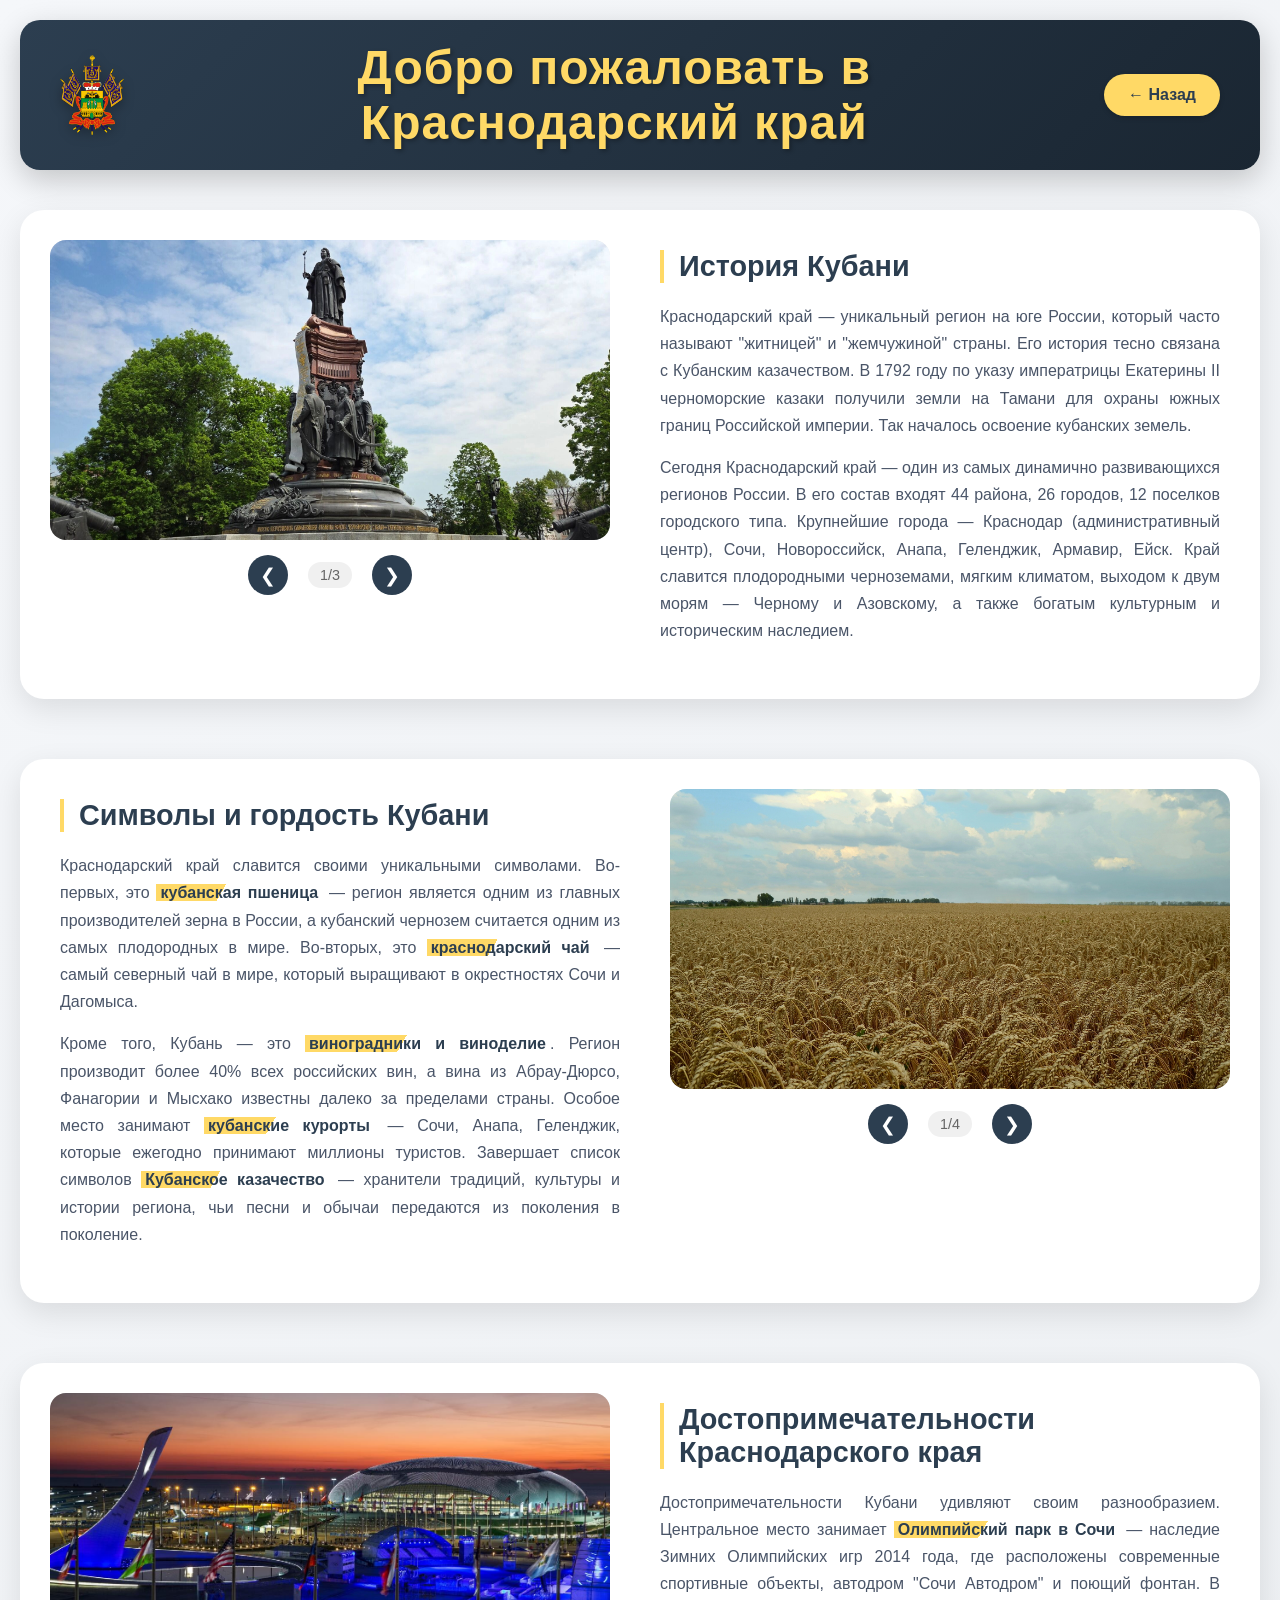
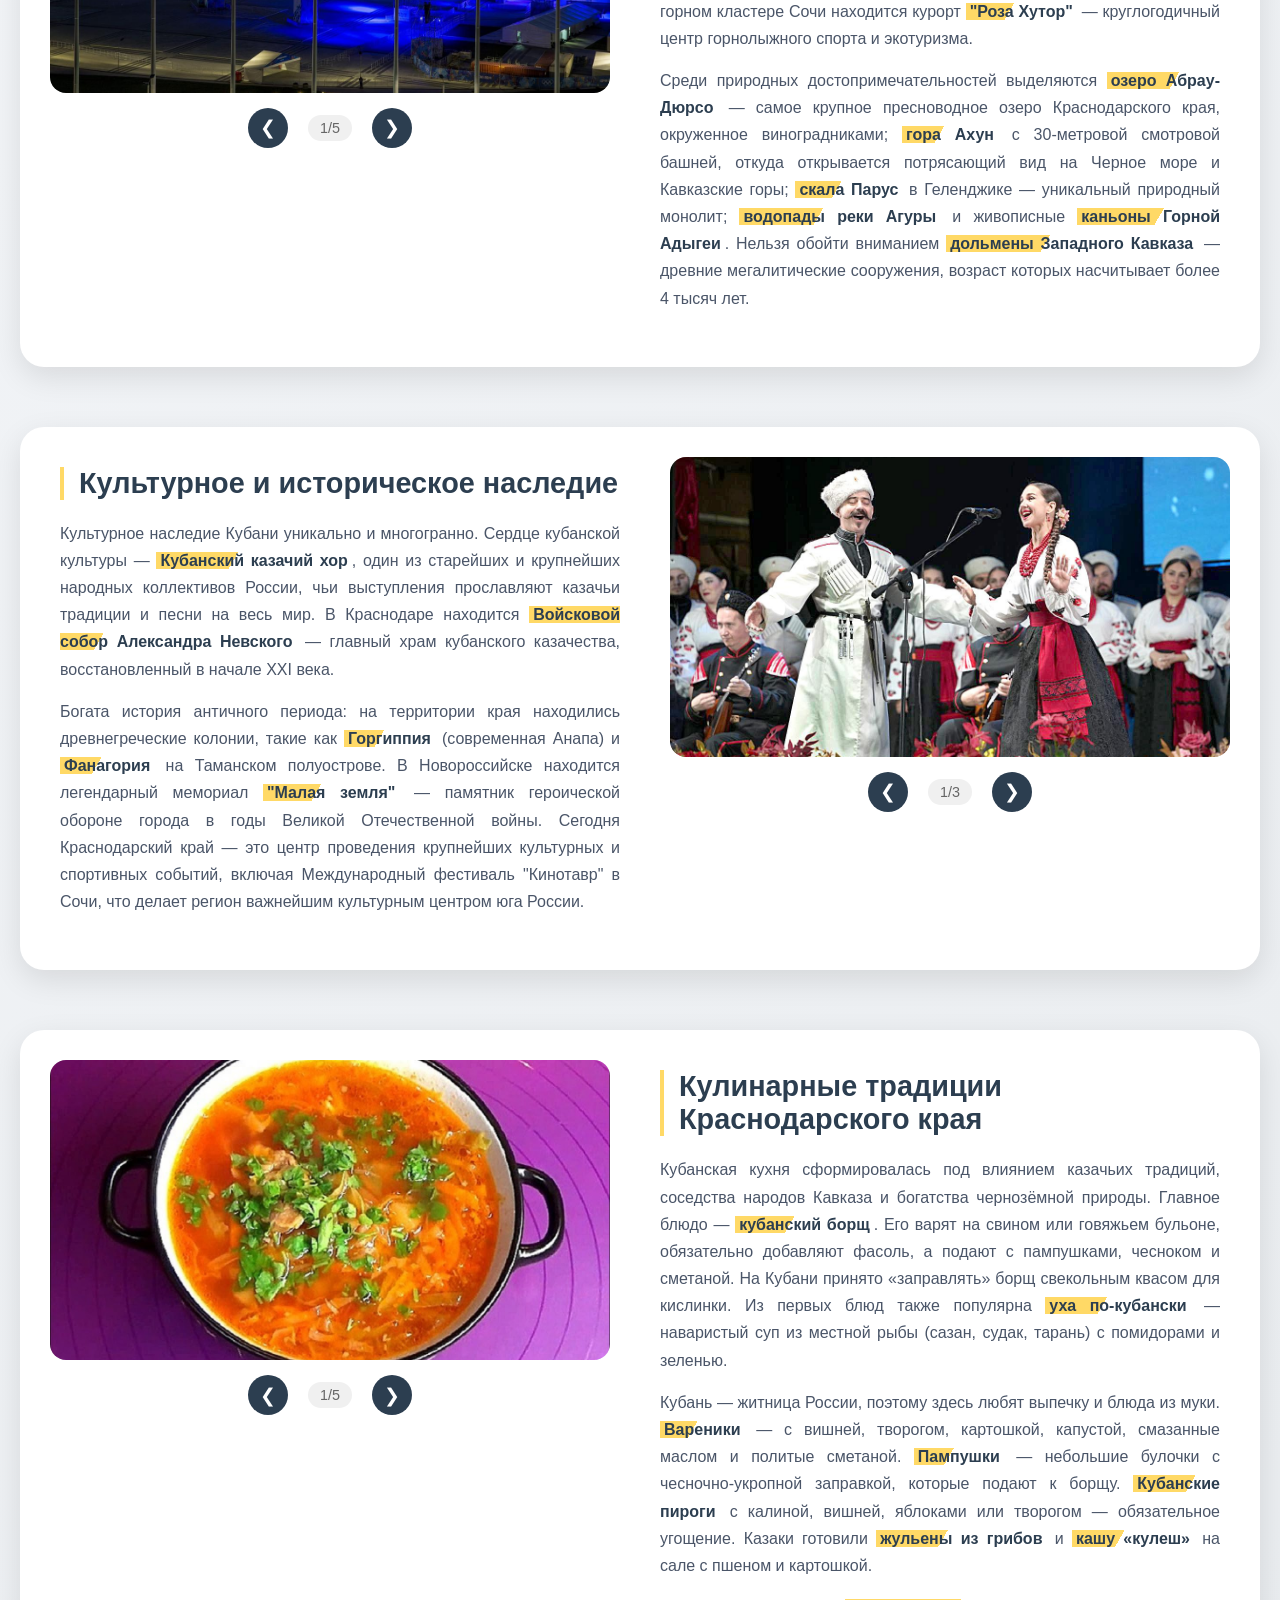
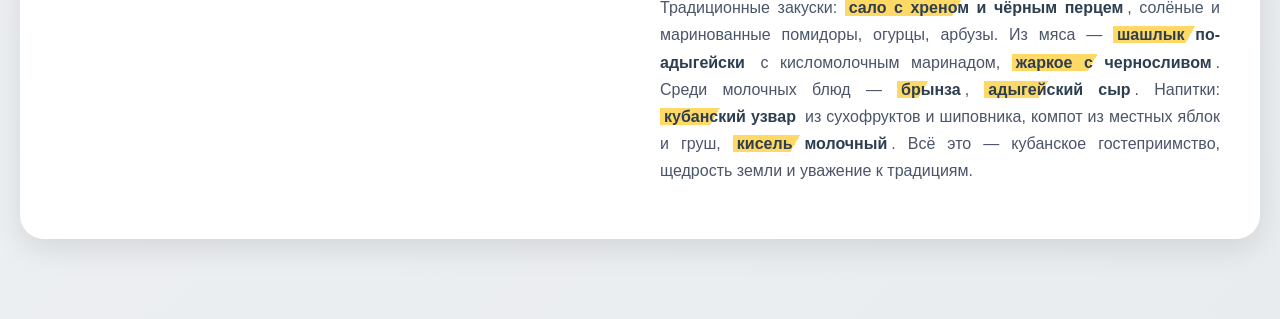
<file: Краснодарский_Край.html>
<!DOCTYPE html>
<html lang="ru">
<head>
    <meta charset="UTF-8">
    <meta name="viewport" content="width=device-width, initial-scale=1.0">
    <title>Краснодарский край - Жемчужина Юга России</title>
    <link rel="stylesheet" href="../region/Курская область/style_region.css">
</head>
<body>
    <div class="welcome-banner">
        <img src="../img_logo/kraskray.png" alt="Герб Краснодарского края" class="logo">
        <h1 class="logo_text">Добро пожаловать в Краснодарский край</h1>
        <button class="back-button" onclick="goBack()">← Назад</button>
    </div>

    <div class="main-layout">
        <!-- Первый блок: текст справа, изображения слева (история края) -->
        <div class="content-block">
            <div class="image-slider left-slider">
                <div class="slider-container">
                    <img src="../region/Краснодраский Край/kraskray1.jpg" alt="Памятник Екатерине II в Краснодаре" class="slider-image active" id="slider1-img1">
                    <img src="../region/Краснодраский Край/kraskary2.jpg" alt="Кубанские казаки" class="slider-image" id="slider1-img2">
                    <img src="../region/Краснодраский Край/kraskary3.jpg" alt="Современный Краснодар" class="slider-image" id="slider1-img3">
                </div>
                <div class="slider-controls">
                    <button class="slider-btn prev" onclick="changeImage('left', -1)">❮</button>
                    <span class="slider-counter" id="left-counter">1/3</span>
                    <button class="slider-btn next" onclick="changeImage('left', 1)">❯</button>
                </div>
            </div>
            <div class="text-content right-text">
                <h2>История Кубани</h2>
                <p>Краснодарский край — уникальный регион на юге России, который часто называют "житницей" и "жемчужиной" страны. Его история тесно связана с Кубанским казачеством. В 1792 году по указу императрицы Екатерины II черноморские казаки получили земли на Тамани для охраны южных границ Российской империи. Так началось освоение кубанских земель.</p>
                <p>Сегодня Краснодарский край — один из самых динамично развивающихся регионов России. В его состав входят 44 района, 26 городов, 12 поселков городского типа. Крупнейшие города — Краснодар (административный центр), Сочи, Новороссийск, Анапа, Геленджик, Армавир, Ейск. Край славится плодородными черноземами, мягким климатом, выходом к двум морям — Черному и Азовскому, а также богатым культурным и историческим наследием.</p>
            </div>
        </div>

        <!-- Второй блок: изображения слева, текст справа (символы и гордость края) -->
        <div class="content-block reverse">
            <div class="image-slider right-slider">
                <div class="slider-container">
                    <img src="../region/Краснодраский Край/kraskary4.jpg"alt="Кубанская пшеница" class="slider-image active" id="slider2-img1">
                    <img src="../region/Краснодраский Край/kraskary5.jpg" alt="Краснодарский чай" class="slider-image" id="slider2-img2">
                    <img src="../region/Краснодраский Край/kraskary6.jpg" alt="Кубанские подсолнухи" class="slider-image" id="slider2-img3">
                    <img src="../region/Краснодраский Край/kraskary7.jpg" alt="Краснодарские вина" class="slider-image" id="slider2-img4">
                </div>
                <div class="slider-controls">
                    <button class="slider-btn prev" onclick="changeImage('right', -1)">❮</button>
                    <span class="slider-counter" id="right-counter">1/4</span>
                    <button class="slider-btn next" onclick="changeImage('right', 1)">❯</button>
                </div>
            </div>
            <div class="text-content left-text">
                <h2>Символы и гордость Кубани</h2>
                <p>Краснодарский край славится своими уникальными символами. Во-первых, это <strong>кубанская пшеница</strong> — регион является одним из главных производителей зерна в России, а кубанский чернозем считается одним из самых плодородных в мире. Во-вторых, это <strong>краснодарский чай</strong> — самый северный чай в мире, который выращивают в окрестностях Сочи и Дагомыса.</p>
                <p>Кроме того, Кубань — это <strong>виноградники и виноделие</strong>. Регион производит более 40% всех российских вин, а вина из Абрау-Дюрсо, Фанагории и Мысхако известны далеко за пределами страны. Особое место занимают <strong>кубанские курорты</strong> — Сочи, Анапа, Геленджик, которые ежегодно принимают миллионы туристов. Завершает список символов <strong>Кубанское казачество</strong> — хранители традиций, культуры и истории региона, чьи песни и обычаи передаются из поколения в поколение.</p>
            </div>
        </div>

        <!-- Третий блок: текст справа, изображения слева (достопримечательности) -->
        <div class="content-block">
            <div class="image-slider left-slider">
                <div class="slider-container">
                    <img src="../region/Краснодраский Край/kraskray8.jpg" alt="Олимпийский парк в Сочи" class="slider-image active" id="slider3-img1">
                    <img src="../region/Краснодраский Край/kraskray9.jpg" alt="Гора Ахун в Сочи" class="slider-image" id="slider3-img2">
                    <img src="../region/Краснодраский Край/kraskray10.jpg" alt="Озеро Абрау-Дюрсо" class="slider-image" id="slider3-img3">
                    <img src="../region/Краснодраский Край/kraskray11.jpg" alt="Водопады Горной Адыгеи" class="slider-image" id="slider3-img4">
                    <img src="../region/Краснодраский Край/kraskray12.jpg" alt="Скала Парус в Геленджике" class="slider-image" id="slider3-img5">
                </div>
                <div class="slider-controls">
                    <button class="slider-btn prev" onclick="changeImage('left2', -1)">❮</button>
                    <span class="slider-counter" id="left2-counter">1/5</span>
                    <button class="slider-btn next" onclick="changeImage('left2', 1)">❯</button>
                </div>
            </div>
            <div class="text-content right-text">
                <h2>Достопримечательности Краснодарского края</h2>
                <p>Достопримечательности Кубани удивляют своим разнообразием. Центральное место занимает <strong>Олимпийский парк в Сочи</strong> — наследие Зимних Олимпийских игр 2014 года, где расположены современные спортивные объекты, автодром "Сочи Автодром" и поющий фонтан. В горном кластере Сочи находится курорт <strong>"Роза Хутор"</strong> — круглогодичный центр горнолыжного спорта и экотуризма.</p>
                <p>Среди природных достопримечательностей выделяются <strong>озеро Абрау-Дюрсо</strong> — самое крупное пресноводное озеро Краснодарского края, окруженное виноградниками; <strong>гора Ахун</strong> с 30-метровой смотровой башней, откуда открывается потрясающий вид на Черное море и Кавказские горы; <strong>скала Парус</strong> в Геленджике — уникальный природный монолит; <strong>водопады реки Агуры</strong> и живописные <strong>каньоны Горной Адыгеи</strong>. Нельзя обойти вниманием <strong>дольмены Западного Кавказа</strong> — древние мегалитические сооружения, возраст которых насчитывает более 4 тысяч лет.</p>
            </div>
        </div>

        <!-- Четвертый блок: изображения слева, текст справа (культурное наследие) -->
        <div class="content-block reverse">
            <div class="image-slider right-slider">
                <div class="slider-container">
                    <img src="../region/Краснодраский Край/kraskray13.jpg" alt="Кубанский казачий хор" class="slider-image active" id="slider4-img1">
                    <img src="../region/Краснодраский Край/kraskray14.jpg"alt="Археологический музей в Анапе" class="slider-image" id="slider4-img2">
                    <img src="../region/Краснодраский Край/kraskray15.jpg" alt="Мемориал Малая земля в Новороссийске" class="slider-image" id="slider4-img3">
                </div>
                <div class="slider-controls">
                    <button class="slider-btn prev" onclick="changeImage('right2', -1)">❮</button>
                    <span class="slider-counter" id="right2-counter">1/3</span>
                    <button class="slider-btn next" onclick="changeImage('right2', 1)">❯</button>
                </div>
            </div>
            <div class="text-content left-text">
                <h2>Культурное и историческое наследие</h2>
                <p>Культурное наследие Кубани уникально и многогранно. Сердце кубанской культуры — <strong>Кубанский казачий хор</strong>, один из старейших и крупнейших народных коллективов России, чьи выступления прославляют казачьи традиции и песни на весь мир. В Краснодаре находится <strong>Войсковой собор Александра Невского</strong> — главный храм кубанского казачества, восстановленный в начале XXI века.</p>
                <p>Богата история античного периода: на территории края находились древнегреческие колонии, такие как <strong>Горгиппия</strong> (современная Анапа) и <strong>Фанагория</strong> на Таманском полуострове. В Новороссийске находится легендарный мемориал <strong>"Малая земля"</strong> — памятник героической обороне города в годы Великой Отечественной войны. Сегодня Краснодарский край — это центр проведения крупнейших культурных и спортивных событий, включая Международный фестиваль "Кинотавр" в Сочи, что делает регион важнейшим культурным центром юга России.</p>
            </div>
        </div>
        <div class="content-block">
            <div class="image-slider left-slider">
                <div class="slider-container">
                    <img src="../region/Краснодраский Край/kraskray16.jpg" alt="Кубанский борщ" class="slider-image active" id="slider5-img1">
                    <img src="../region/Краснодраский Край/kraskray17.webp" alt="Вареники с вишней" class="slider-image" id="slider5-img2">
                    <img src="../region/Краснодраский Край/kraskray18.jpg" alt="Кубанское сало с хреном" class="slider-image" id="slider5-img3">
                    <img src="../region/Краснодраский Край/kraskray19.webp"alt="Уха по-кубански" class="slider-image" id="slider5-img4">
                    <img src="../region/Краснодраский Край/kraskray20.jpg"" alt="Кубанский узвар" class="slider-image" id="slider5-img5">
                </div>
                <div class="slider-controls">
                    <button class="slider-btn prev" onclick="changeImage('left3', -1)">❮</button>
                    <span class="slider-counter" id="left3-counter">1/5</span>
                    <button class="slider-btn next" onclick="changeImage('left3', 1)">❯</button>
                </div>
            </div>
            <div class="text-content right-text">
                <h2>Кулинарные традиции Краснодарского края</h2>
                <p>Кубанская кухня сформировалась под влиянием казачьих традиций, соседства народов Кавказа и богатства чернозёмной природы. Главное блюдо — <strong>кубанский борщ</strong>. Его варят на свином или говяжьем бульоне, обязательно добавляют фасоль, а подают с пампушками, чесноком и сметаной. На Кубани принято «заправлять» борщ свекольным квасом для кислинки. Из первых блюд также популярна <strong>уха по-кубански</strong> — наваристый суп из местной рыбы (сазан, судак, тарань) с помидорами и зеленью.</p>
                <p>Кубань — житница России, поэтому здесь любят выпечку и блюда из муки. <strong>Вареники</strong> — с вишней, творогом, картошкой, капустой, смазанные маслом и политые сметаной. <strong>Пампушки</strong> — небольшие булочки с чесночно-укропной заправкой, которые подают к борщу. <strong>Кубанские пироги</strong> с калиной, вишней, яблоками или творогом — обязательное угощение. Казаки готовили <strong>жульены из грибов</strong> и <strong>кашу «кулеш»</strong> на сале с пшеном и картошкой.</p>
                <p>Традиционные закуски: <strong>сало с хреном и чёрным перцем</strong>, солёные и маринованные помидоры, огурцы, арбузы. Из мяса — <strong>шашлык по-адыгейски</strong> с кисломолочным маринадом, <strong>жаркое с черносливом</strong>. Среди молочных блюд — <strong>брынза</strong>, <strong>адыгейский сыр</strong>. Напитки: <strong>кубанский узвар</strong> из сухофруктов и шиповника, компот из местных яблок и груш, <strong>кисель молочный</strong>. Всё это — кубанское гостеприимство, щедрость земли и уважение к традициям.</p>
            </div>
        </div>
    </div>

    <script>
 // Состояние слайдеров
         const sliders = {
            left: { current: 0, total: 3 },
            right: { current: 0, total: 4 },
            left2: { current: 0, total: 5 },
            right2: { current: 0, total: 3 },
            left3: { current: 0, total: 5 }  
        };
        

        // Функция возврата на предыдущую страницу
        function goBack() {
            window.history.back();
        }

        // Функция смены изображения
        function changeImage(sliderId, direction) {
            const slider = sliders[sliderId];
            if (!slider) return;

            const newIndex = slider.current + direction;
            if (newIndex < 0 || newIndex >= slider.total) return;

            // Скрываем текущее изображение
            const oldImage = document.querySelector(`#slider${getSliderNumber(sliderId)}-img${slider.current + 1}`);
            if (oldImage) oldImage.classList.remove('active');

            // Обновляем индекс
            slider.current = newIndex;

            // Показываем новое изображение
            const newImage = document.querySelector(`#slider${getSliderNumber(sliderId)}-img${slider.current + 1}`);
            if (newImage) newImage.classList.add('active');

            // Обновляем счетчик
            const counter = document.getElementById(`${sliderId}-counter`);
            if (counter) {
                counter.textContent = `${slider.current + 1}/${slider.total}`;
            }
        }

       function getSliderNumber(sliderId) {
    const map = {
        'left': '1',
        'right': '2',
        'left2': '3',
        'right2': '4',
        'left3': '5'
    };
    return map[sliderId] || '1';
}
    </script>
</body>
</html>
</file>
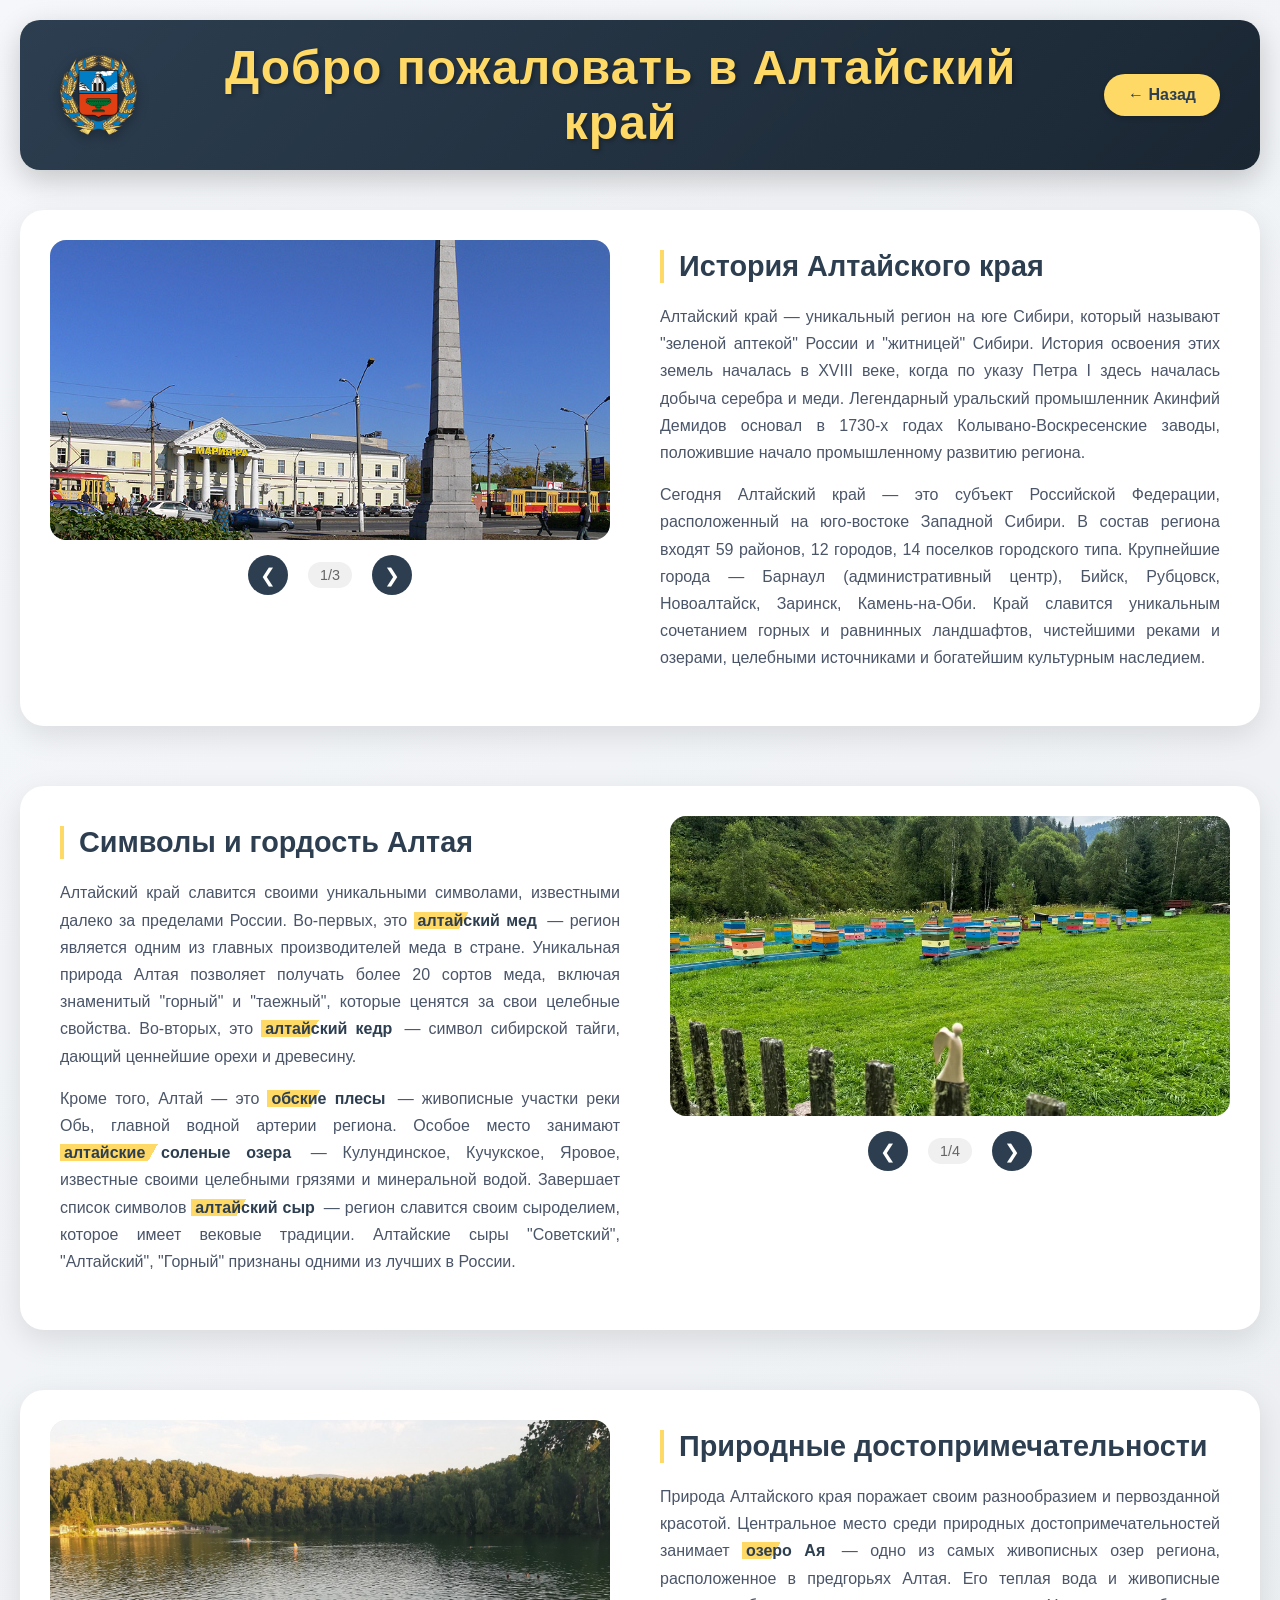
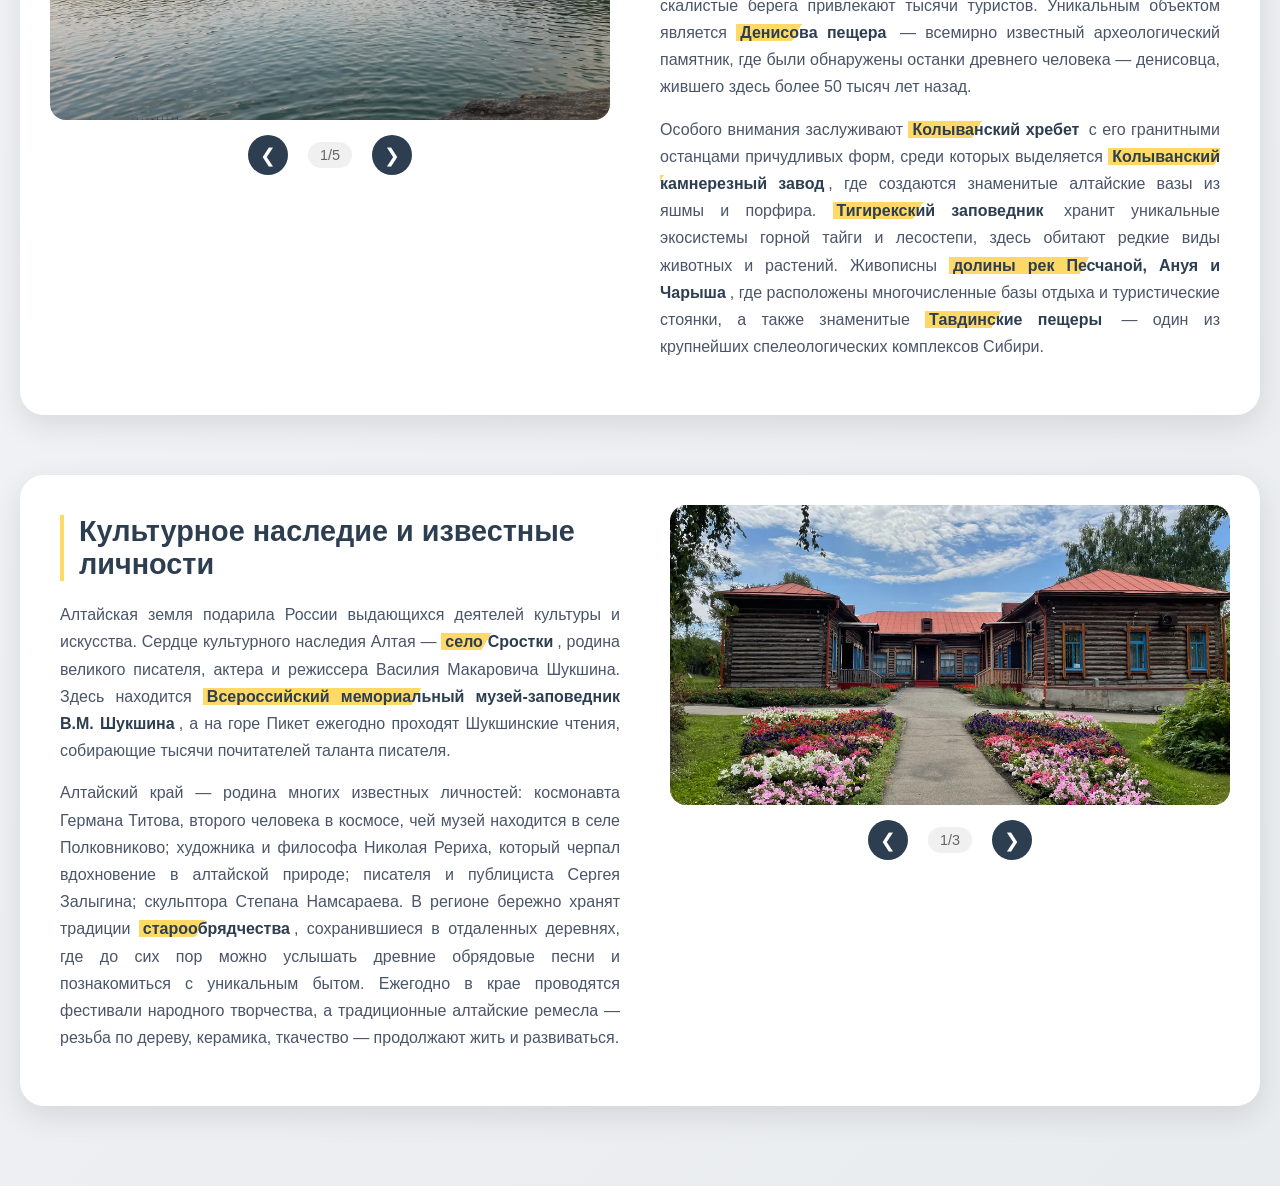
<file: region/Алтайский_Край.html>
<!DOCTYPE html>
<html lang="ru">
<head>
    <meta charset="UTF-8">
    <meta name="viewport" content="width=device-width, initial-scale=1.0">
    <title>Алтайский край - Жемчужина Сибири</title>
    <link rel="stylesheet" href="../region/Курская область/style_region.css">
</head>
<body>
    <div class="welcome-banner">
        <img src="../img_logo/altaigerb.png" alt="Герб Алтайского края" class="logo">
        <h1 class="logo_text">Добро пожаловать в Алтайский край</h1>
        <button class="back-button" onclick="goBack()">← Назад</button>
    </div>

    <div class="main-layout">
        <!-- Первый блок: текст справа, изображения слева (история края) -->
        <div class="content-block">
            <div class="image-slider left-slider">
                <div class="slider-container">
                    <img src="../region/Алтайский Край/altai1.jpg" alt="Демидовская площадь в Барнауле" class="slider-image active" id="slider1-img1">
                    <img src="../region/Алтайский Край/altai2.jpg" alt="Алтайские горы и степи" class="slider-image" id="slider1-img2">
                    <img src="../region/Алтайский Край/altai3.webp" alt="Современный Барнаул" class="slider-image" id="slider1-img3">
                </div>
                <div class="slider-controls">
                    <button class="slider-btn prev" onclick="changeImage('left', -1)">❮</button>
                    <span class="slider-counter" id="left-counter">1/3</span>
                    <button class="slider-btn next" onclick="changeImage('left', 1)">❯</button>
                </div>
            </div>
            <div class="text-content right-text">
                <h2>История Алтайского края</h2>
                <p>Алтайский край — уникальный регион на юге Сибири, который называют "зеленой аптекой" России и "житницей" Сибири. История освоения этих земель началась в XVIII веке, когда по указу Петра I здесь началась добыча серебра и меди. Легендарный уральский промышленник Акинфий Демидов основал в 1730-х годах Колывано-Воскресенские заводы, положившие начало промышленному развитию региона.</p>
                <p>Сегодня Алтайский край — это субъект Российской Федерации, расположенный на юго-востоке Западной Сибири. В состав региона входят 59 районов, 12 городов, 14 поселков городского типа. Крупнейшие города — Барнаул (административный центр), Бийск, Рубцовск, Новоалтайск, Заринск, Камень-на-Оби. Край славится уникальным сочетанием горных и равнинных ландшафтов, чистейшими реками и озерами, целебными источниками и богатейшим культурным наследием.</p>
            </div>
        </div>

        <!-- Второй блок: изображения слева, текст справа (символы и гордость края) -->
        <div class="content-block reverse">
            <div class="image-slider right-slider">
                <div class="slider-container">
                    <img src="../region/Алтайский Край/altai4.webp" alt="Алтайский мед" class="slider-image active" id="slider2-img1">
                    <img src="../region/Алтайский Край/altai5.jfif" alt="Обские плесы в Бийске" class="slider-image" id="slider2-img2">
                    <img src="../region/Алтайский Край/altai6.webp" alt="Алтайский кедр" class="slider-image" id="slider2-img3">
                    <img src="../region/Алтайский Край/altai7.jpg" alt="Озеро Кучукское" class="slider-image" id="slider2-img4">
                </div>
                <div class="slider-controls">
                    <button class="slider-btn prev" onclick="changeImage('right', -1)">❮</button>
                    <span class="slider-counter" id="right-counter">1/4</span>
                    <button class="slider-btn next" onclick="changeImage('right', 1)">❯</button>
                </div>
            </div>
            <div class="text-content left-text">
                <h2>Символы и гордость Алтая</h2>
                <p>Алтайский край славится своими уникальными символами, известными далеко за пределами России. Во-первых, это <strong>алтайский мед</strong> — регион является одним из главных производителей меда в стране. Уникальная природа Алтая позволяет получать более 20 сортов меда, включая знаменитый "горный" и "таежный", которые ценятся за свои целебные свойства. Во-вторых, это <strong>алтайский кедр</strong> — символ сибирской тайги, дающий ценнейшие орехи и древесину.</p>
                <p>Кроме того, Алтай — это <strong>обские плесы</strong> — живописные участки реки Обь, главной водной артерии региона. Особое место занимают <strong>алтайские соленые озера</strong> — Кулундинское, Кучукское, Яровое, известные своими целебными грязями и минеральной водой. Завершает список символов <strong>алтайский сыр</strong> — регион славится своим сыроделием, которое имеет вековые традиции. Алтайские сыры "Советский", "Алтайский", "Горный" признаны одними из лучших в России.</p>
            </div>
        </div>

        <!-- Третий блок: текст справа, изображения слева (природные достопримечательности) -->
        <div class="content-block">
            <div class="image-slider left-slider">
                <div class="slider-container">
                    <img src="../region/Алтайский Край/altai8.jpg" alt="Озеро Ая в Алтайском крае" class="slider-image active" id="slider3-img1">
                    <img src="../region/Алтайский Край/altai9.jpg" alt="Сростки - родина Шукшина" class="slider-image" id="slider3-img2">
                    <img src="../region/Алтайский Край/altai10.jpg" alt="Денисова пещера" class="slider-image" id="slider3-img3">
                    <img src="../region/Алтайский Край/altai11.webp" alt="Гора Колывань" class="slider-image" id="slider3-img4">
                    <img src="../region/Алтайский Край/altai12.jfif" alt="Тигирекский заповедник" class="slider-image" id="slider3-img5">
                </div>
                <div class="slider-controls">
                    <button class="slider-btn prev" onclick="changeImage('left2', -1)">❮</button>
                    <span class="slider-counter" id="left2-counter">1/5</span>
                    <button class="slider-btn next" onclick="changeImage('left2', 1)">❯</button>
                </div>
            </div>
            <div class="text-content right-text">
                <h2>Природные достопримечательности</h2>
                <p>Природа Алтайского края поражает своим разнообразием и первозданной красотой. Центральное место среди природных достопримечательностей занимает <strong>озеро Ая</strong> — одно из самых живописных озер региона, расположенное в предгорьях Алтая. Его теплая вода и живописные скалистые берега привлекают тысячи туристов. Уникальным объектом является <strong>Денисова пещера</strong> — всемирно известный археологический памятник, где были обнаружены останки древнего человека — денисовца, жившего здесь более 50 тысяч лет назад.</p>
                <p>Особого внимания заслуживают <strong>Колыванский хребет</strong> с его гранитными останцами причудливых форм, среди которых выделяется <strong>Колыванский камнерезный завод</strong>, где создаются знаменитые алтайские вазы из яшмы и порфира. <strong>Тигирекский заповедник</strong> хранит уникальные экосистемы горной тайги и лесостепи, здесь обитают редкие виды животных и растений. Живописны <strong>долины рек Песчаной, Ануя и Чарыша</strong>, где расположены многочисленные базы отдыха и туристические стоянки, а также знаменитые <strong>Тавдинские пещеры</strong> — один из крупнейших спелеологических комплексов Сибири.</p>
            </div>
        </div>

        <!-- Четвертый блок: изображения слева, текст справа (культурное наследие и известные личности) -->
        <div class="content-block reverse">
            <div class="image-slider right-slider">
                <div class="slider-container">
                    <img src="../region/Алтайский Край/altai13.webp" alt="Музей Шукшина в Сростках" class="slider-image active" id="slider4-img1">
                    <img src="../region/Алтайский Край/altai14.webp" alt="Памятник Василию Шукшину" class="slider-image" id="slider4-img2">
                    <img src="../region/Алтайский Край/altai15.jpg" alt="Гора Пикет - место Шукшинских чтений" class="slider-image" id="slider4-img3">
                </div>
                <div class="slider-controls">
                    <button class="slider-btn prev" onclick="changeImage('right2', -1)">❮</button>
                    <span class="slider-counter" id="right2-counter">1/3</span>
                    <button class="slider-btn next" onclick="changeImage('right2', 1)">❯</button>
                </div>
            </div>
            <div class="text-content left-text">
                <h2>Культурное наследие и известные личности</h2>
                <p>Алтайская земля подарила России выдающихся деятелей культуры и искусства. Сердце культурного наследия Алтая — <strong>село Сростки</strong>, родина великого писателя, актера и режиссера Василия Макаровича Шукшина. Здесь находится <strong>Всероссийский мемориальный музей-заповедник В.М. Шукшина</strong>, а на горе Пикет ежегодно проходят Шукшинские чтения, собирающие тысячи почитателей таланта писателя.</p>
                <p>Алтайский край — родина многих известных личностей: космонавта Германа Титова, второго человека в космосе, чей музей находится в селе Полковниково; художника и философа Николая Рериха, который черпал вдохновение в алтайской природе; писателя и публициста Сергея Залыгина; скульптора Степана Намсараева. В регионе бережно хранят традиции <strong>старообрядчества</strong>, сохранившиеся в отдаленных деревнях, где до сих пор можно услышать древние обрядовые песни и познакомиться с уникальным бытом. Ежегодно в крае проводятся фестивали народного творчества, а традиционные алтайские ремесла — резьба по дереву, керамика, ткачество — продолжают жить и развиваться.</p>
            </div>
        </div>
    </div>

    <script>
        // Состояние слайдеров
        const sliders = {
            left: { current: 0, total: 3 },
            right: { current: 0, total: 4 },
            left2: { current: 0, total: 5 },
            right2: { current: 0, total: 3 }
        };

        // Функция возврата на предыдущую страницу
        function goBack() {
            window.history.back();
        }

        // Функция смены изображения
        function changeImage(sliderId, direction) {
            const slider = sliders[sliderId];
            if (!slider) return;

            const newIndex = slider.current + direction;
            if (newIndex < 0 || newIndex >= slider.total) return;

            // Скрываем текущее изображение
            const oldImage = document.querySelector(`#slider${getSliderNumber(sliderId)}-img${slider.current + 1}`);
            if (oldImage) oldImage.classList.remove('active');

            // Обновляем индекс
            slider.current = newIndex;

            // Показываем новое изображение
            const newImage = document.querySelector(`#slider${getSliderNumber(sliderId)}-img${slider.current + 1}`);
            if (newImage) newImage.classList.add('active');

            // Обновляем счетчик
            const counter = document.getElementById(`${sliderId}-counter`);
            if (counter) {
                counter.textContent = `${slider.current + 1}/${slider.total}`;
            }
        }

        function getSliderNumber(sliderId) {
            const map = {
                'left': '1',
                'right': '2',
                'left2': '3',
                'right2': '4'
            };
            return map[sliderId] || '1';
        }
    </script>
</body>
</html>
</file>
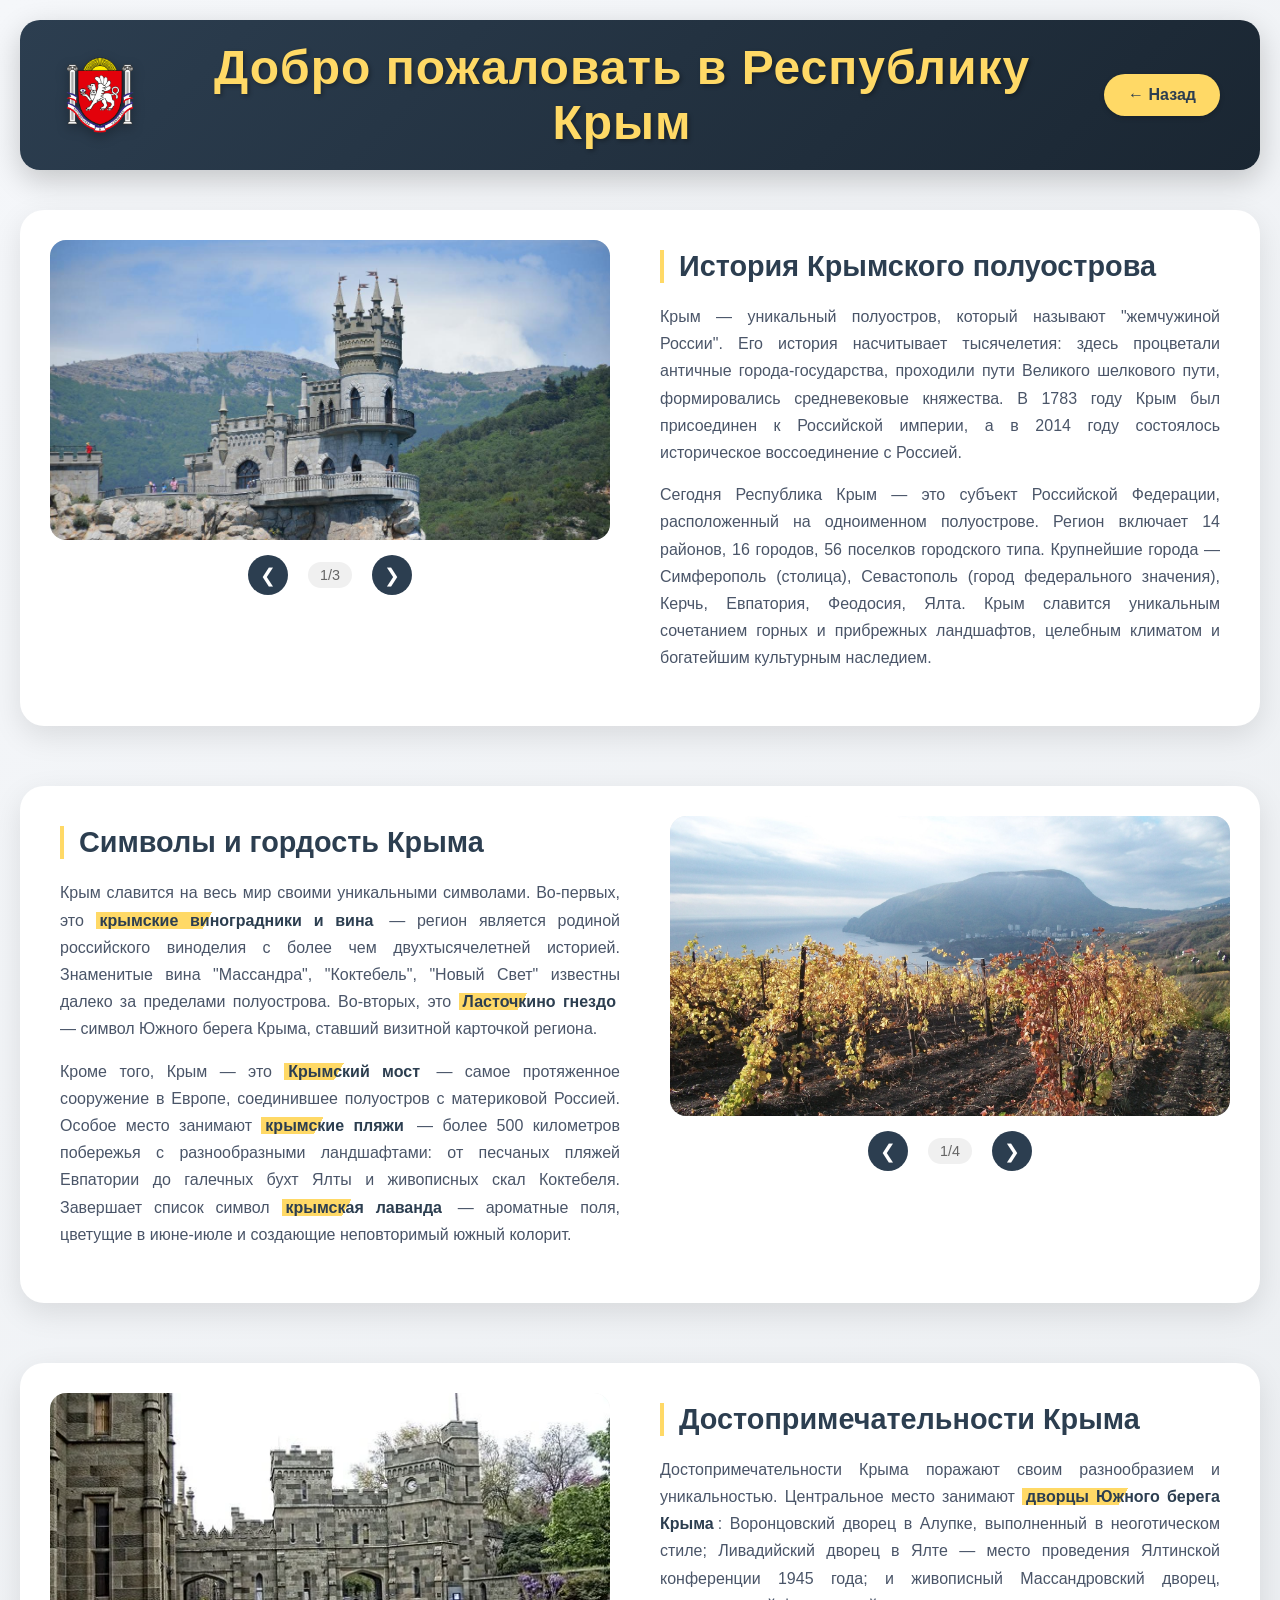
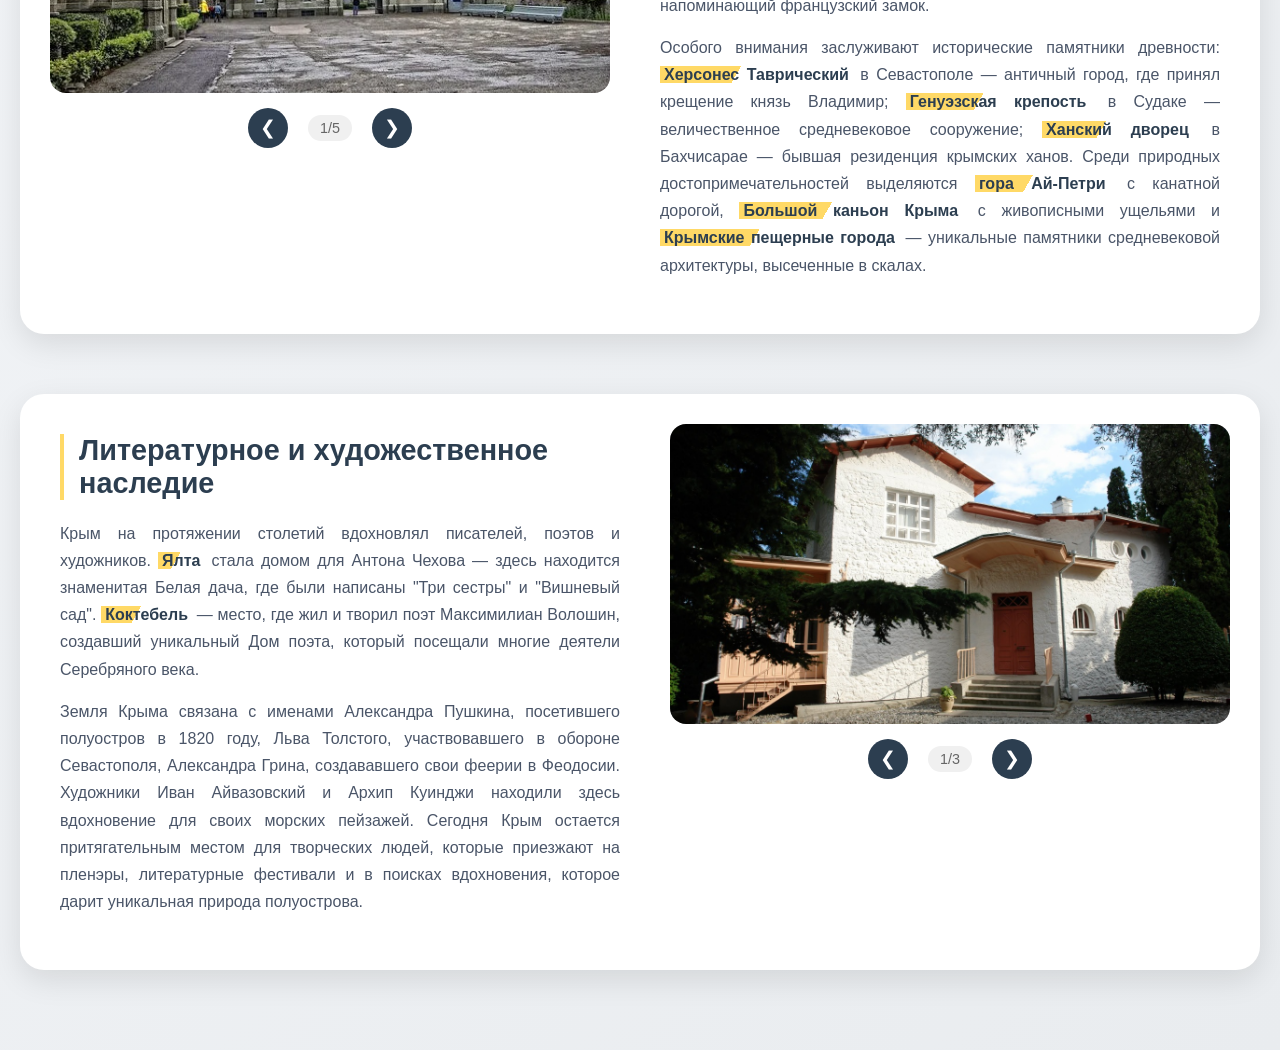
<file: region/Республика_Крым.html>
<!DOCTYPE html>
<html lang="ru">
<head>
    <meta charset="UTF-8">
    <meta name="viewport" content="width=device-width, initial-scale=1.0">
    <title>Крым - Жемчужина России</title>
    <link rel="stylesheet" href="../region/Курская область/style_region.css">
</head>
<body>
    <div class="welcome-banner">
        <img src="../img_logo/Gerbkrim.png" alt="Герб Республики Крым" class="logo">
        <h1 class="logo_text">Добро пожаловать в Республику Крым</h1>
        <button class="back-button" onclick="goBack()">← Назад</button>
    </div>

    <div class="main-layout">
        <!-- Первый блок: текст справа, изображения слева -->
        <div class="content-block">
            <div class="image-slider left-slider">
                <div class="slider-container">
                    <img src="../region/Республика Крым/krim1.jpg" alt="Ласточкино гнездо" class="slider-image active" id="slider1-img1">
                    <img src="../region/Республика Крым/krim2.webp" alt="Гора Ай-Петри" class="slider-image" id="slider1-img2">
                    <img src="../region/Республика Крым/krim3.jpg" alt="Херсонес Таврический" class="slider-image" id="slider1-img3">
                </div>
                <div class="slider-controls">
                    <button class="slider-btn prev" onclick="changeImage('left', -1)">❮</button>
                    <span class="slider-counter" id="left-counter">1/3</span>
                    <button class="slider-btn next" onclick="changeImage('left', 1)">❯</button>
                </div>
            </div>
            <div class="text-content right-text">
                <h2>История Крымского полуострова</h2>
                <p>Крым — уникальный полуостров, который называют "жемчужиной России". Его история насчитывает тысячелетия: здесь процветали античные города-государства, проходили пути Великого шелкового пути, формировались средневековые княжества. В 1783 году Крым был присоединен к Российской империи, а в 2014 году состоялось историческое воссоединение с Россией.</p>
                <p>Сегодня Республика Крым — это субъект Российской Федерации, расположенный на одноименном полуострове. Регион включает 14 районов, 16 городов, 56 поселков городского типа. Крупнейшие города — Симферополь (столица), Севастополь (город федерального значения), Керчь, Евпатория, Феодосия, Ялта. Крым славится уникальным сочетанием горных и прибрежных ландшафтов, целебным климатом и богатейшим культурным наследием.</p>
            </div>
        </div>

        <!-- Второй блок: изображения слева, текст справа -->
        <div class="content-block reverse">
            <div class="image-slider right-slider">
                <div class="slider-container">
                    <img src="../region/Республика Крым/krim4.jpg" alt="Виноградники Крыма" class="slider-image active" id="slider2-img1">
                    <img src="../region/Республика Крым/krim5.jfif" alt="Массандра" class="slider-image" id="slider2-img2">
                    <img src="../region/Республика Крым/krim6.jpg" alt="Крымские лавандовые поля" class="slider-image" id="slider2-img3">
                    <img src="../region/Республика Крым/krim7.jpg" alt="Никитский ботанический сад" class="slider-image" id="slider2-img4">
                </div>
                <div class="slider-controls">
                    <button class="slider-btn prev" onclick="changeImage('right', -1)">❮</button>
                    <span class="slider-counter" id="right-counter">1/4</span>
                    <button class="slider-btn next" onclick="changeImage('right', 1)">❯</button>
                </div>
            </div>
            <div class="text-content left-text">
                <h2>Символы и гордость Крыма</h2>
                <p>Крым славится на весь мир своими уникальными символами. Во-первых, это <strong>крымские виноградники и вина</strong> — регион является родиной российского виноделия с более чем двухтысячелетней историей. Знаменитые вина "Массандра", "Коктебель", "Новый Свет" известны далеко за пределами полуострова. Во-вторых, это <strong>Ласточкино гнездо</strong> — символ Южного берега Крыма, ставший визитной карточкой региона.</p>
                <p>Кроме того, Крым — это <strong>Крымский мост</strong> — самое протяженное сооружение в Европе, соединившее полуостров с материковой Россией. Особое место занимают <strong>крымские пляжи</strong> — более 500 километров побережья с разнообразными ландшафтами: от песчаных пляжей Евпатории до галечных бухт Ялты и живописных скал Коктебеля. Завершает список символ <strong>крымская лаванда</strong> — ароматные поля, цветущие в июне-июле и создающие неповторимый южный колорит.</p>
            </div>
        </div>

        <!-- Третий блок: текст справа, изображения слева -->
        <div class="content-block">
            <div class="image-slider left-slider">
                <div class="slider-container">
                    <img src="../region/Республика Крым/krim8.webp" alt="Воронцовский дворец" class="slider-image active" id="slider3-img1">
                    <img src="../region/Республика Крым/krim9.jpg" alt="Ливадийский дворец" class="slider-image" id="slider3-img2">
                    <img src="../region/Республика Крым/krim10.jpg" alt="Ханский дворец Бахчисарай" class="slider-image" id="slider3-img3">
                    <img src="../region/Республика Крым/krim11.webp" alt="Генуэзская крепость Судак" class="slider-image" id="slider3-img4">
                    <img src="../region/Республика Крым/krim12.webp" alt="Крымская обсерватория" class="slider-image" id="slider3-img5">
                </div>
                <div class="slider-controls">
                    <button class="slider-btn prev" onclick="changeImage('left2', -1)">❮</button>
                    <span class="slider-counter" id="left2-counter">1/5</span>
                    <button class="slider-btn next" onclick="changeImage('left2', 1)">❯</button>
                </div>
            </div>
            <div class="text-content right-text">
                <h2>Достопримечательности Крыма</h2>
                <p>Достопримечательности Крыма поражают своим разнообразием и уникальностью. Центральное место занимают <strong>дворцы Южного берега Крыма</strong>: Воронцовский дворец в Алупке, выполненный в неоготическом стиле; Ливадийский дворец в Ялте — место проведения Ялтинской конференции 1945 года; и живописный Массандровский дворец, напоминающий французский замок.</p>
                <p>Особого внимания заслуживают исторические памятники древности: <strong>Херсонес Таврический</strong> в Севастополе — античный город, где принял крещение князь Владимир; <strong>Генуэзская крепость</strong> в Судаке — величественное средневековое сооружение; <strong>Ханский дворец</strong> в Бахчисарае — бывшая резиденция крымских ханов. Среди природных достопримечательностей выделяются <strong>гора Ай-Петри</strong> с канатной дорогой, <strong>Большой каньон Крыма</strong> с живописными ущельями и <strong>Крымские пещерные города</strong> — уникальные памятники средневековой архитектуры, высеченные в скалах.</p>
            </div>
        </div>

        <!-- Четвертый блок: изображения слева, текст справа -->
        <div class="content-block reverse">
            <div class="image-slider right-slider">
                <div class="slider-container">
                    <img src="../region/Республика Крым/krim13.jfif" alt="Дом-музей Чехова в Ялте" class="slider-image active" id="slider4-img1">
                    <img src="../region/Республика Крым/krim14.webp" alt="Дом-музей Волошина в Коктебеле" class="slider-image" id="slider4-img2">
                    <img src="../region/Республика Крым/krim15.jfif" alt="Киммерия Волошина" class="slider-image" id="slider4-img3">
                </div>
                <div class="slider-controls">
                    <button class="slider-btn prev" onclick="changeImage('right2', -1)">❮</button>
                    <span class="slider-counter" id="right2-counter">1/3</span>
                    <button class="slider-btn next" onclick="changeImage('right2', 1)">❯</button>
                </div>
            </div>
            <div class="text-content left-text">
                <h2>Литературное и художественное наследие</h2>
                <p>Крым на протяжении столетий вдохновлял писателей, поэтов и художников. <strong>Ялта</strong> стала домом для Антона Чехова — здесь находится знаменитая Белая дача, где были написаны "Три сестры" и "Вишневый сад". <strong>Коктебель</strong> — место, где жил и творил поэт Максимилиан Волошин, создавший уникальный Дом поэта, который посещали многие деятели Серебряного века.</p>
                <p>Земля Крыма связана с именами Александра Пушкина, посетившего полуостров в 1820 году, Льва Толстого, участвовавшего в обороне Севастополя, Александра Грина, создававшего свои феерии в Феодосии. Художники Иван Айвазовский и Архип Куинджи находили здесь вдохновение для своих морских пейзажей. Сегодня Крым остается притягательным местом для творческих людей, которые приезжают на пленэры, литературные фестивали и в поисках вдохновения, которое дарит уникальная природа полуострова.</p>
            </div>
        </div>
    </div>

    <script>
        // Состояние слайдеров
        const sliders = {
            left: { current: 0, total: 3 },
            right: { current: 0, total: 4 },
            left2: { current: 0, total: 5 },
            right2: { current: 0, total: 3 }
        };

        // Функция возврата на предыдущую страницу
        function goBack() {
            window.history.back();
        }

        // Функция смены изображения
        function changeImage(sliderId, direction) {
            const slider = sliders[sliderId];
            if (!slider) return;

            const newIndex = slider.current + direction;
            if (newIndex < 0 || newIndex >= slider.total) return;

            // Скрываем текущее изображение
            const oldImage = document.querySelector(`#slider${getSliderNumber(sliderId)}-img${slider.current + 1}`);
            if (oldImage) oldImage.classList.remove('active');

            // Обновляем индекс
            slider.current = newIndex;

            // Показываем новое изображение
            const newImage = document.querySelector(`#slider${getSliderNumber(sliderId)}-img${slider.current + 1}`);
            if (newImage) newImage.classList.add('active');

            // Обновляем счетчик
            const counter = document.getElementById(`${sliderId}-counter`);
            if (counter) {
                counter.textContent = `${slider.current + 1}/${slider.total}`;
            }
        }

        function getSliderNumber(sliderId) {
            const map = {
                'left': '1',
                'right': '2',
                'left2': '3',
                'right2': '4'
            };
            return map[sliderId] || '1';
        }
    </script>
</body>
</html>
</file>
<file: region/Курская область/style_region.css>
* {
    margin: 0;
    padding: 0;
    box-sizing: border-box;
}

body {
    font-family: 'Segoe UI', 'Roboto', 'Arial', sans-serif;
    padding: 20px;
    min-height: 100vh;
    background: linear-gradient(135deg, #f5f7fa 0%, #e9ecef 100%);
}
.welcome-banner {
    display: flex;
    align-items: center;
    justify-content: space-between;
    background: linear-gradient(135deg, #2c3e50 0%, #1a2632 100%);
    padding: 20px 40px;
    border-radius: 20px;
    margin-bottom: 40px;
    box-shadow: 0 10px 30px rgba(0, 0, 0, 0.2);
    flex-wrap: wrap;
    gap: 20px;
}

.logo {
    height: 80px;
    width: auto;
    filter: drop-shadow(0 4px 6px rgba(0, 0, 0, 0.3));
    transition: transform 0.3s ease;
}

.logo:hover {
    transform: scale(1.05);
}

.logo_text {
    color: #ffd966;
    font-size: 48px;
    font-weight: 700;
    text-shadow: 2px 2px 4px rgba(0, 0, 0, 0.3);
    letter-spacing: 1px;
    flex: 1;
    text-align: center;
    margin: 0 20px;

}

.back-button {
    background: #ffd966;
    color: #2c3e50;
    border: none;
    padding: 12px 24px;
    font-size: 1rem;
    font-weight: 600;
    border-radius: 40px;
    cursor: pointer;
    transition: all 0.3s ease;
    box-shadow: 0 2px 5px rgba(0, 0, 0, 0.2);
}

.back-button:hover {
    background: #ffc107;
    transform: translateY(-2px);
    box-shadow: 0 5px 15px rgba(0, 0, 0, 0.3);
}

.back-button:active {
    transform: translateY(0);
}
.main-layout {
    max-width: 1400px;
    width: 100%;
    margin: 0 auto;
}
.content-block {
    display: flex;
    gap: 40px;
    margin-bottom: 60px;
    background: white;
    border-radius: 24px;
    padding: 30px;
    box-shadow: 0 10px 30px rgba(0, 0, 0, 0.1);
    transition: transform 0.3s ease, box-shadow 0.3s ease;
}

.content-block:hover {
    transform: translateY(-5px);
    box-shadow: 0 20px 40px rgba(0, 0, 0, 0.15);
}

.content-block.reverse {
    flex-direction: row-reverse;
}
.image-slider {
    flex: 1;
    min-width: 300px;
}

.slider-container {
    position: relative;
    width: 100%;
    height: 300px;
    border-radius: 16px;
    overflow: hidden;
    background: #f0f0f0;
}

.slider-image {
    position: absolute;
    top: 0;
    left: 0;
    width: 100%;
    height: 100%;
    object-fit: cover;
    opacity: 0;
    transition: opacity 0.5s ease-in-out;
}

.slider-image.active {
    opacity: 1;
}

.slider-controls {
    display: flex;
    justify-content: center;
    align-items: center;
    gap: 20px;
    margin-top: 15px;
}

.slider-btn {
    background: #2c3e50;
    color: white;
    border: none;
    width: 40px;
    height: 40px;
    border-radius: 50%;
    font-size: 1.2rem;
    cursor: pointer;
    transition: all 0.3s ease;
    display: flex;
    align-items: center;
    justify-content: center;
}

.slider-btn:hover {
    background: #ffd966;
    color: #2c3e50;
    transform: scale(1.1);
}

.slider-counter {
    font-size: 0.9rem;
    color: #666;
    font-weight: 500;
    background: #f0f0f0;
    padding: 5px 12px;
    border-radius: 20px;
}
.text-content {
    flex: 1;
    padding: 10px;
}

.text-content h2 {
    color: #2c3e50;
    font-size: 1.8rem;
    margin-bottom: 20px;
    border-left: 4px solid #ffd966;
    padding-left: 15px;
}

.text-content p {
    color: #4a5568;
    line-height: 1.7;
    margin-bottom: 15px;
    font-size: 1rem;
    text-align: justify;
}

.text-content strong {
    color: #2c3e50;
    background: linear-gradient(120deg, #ffd966 0%, #ffd966 40%, transparent 40%);
    padding: 0 4px;
    font-weight: 600;
}

@media (max-width: 1024px) {
    .welcome-banner {
        padding: 15px 20px;
    }
    
    .logo_text {
        font-size: 1.3rem;
        margin: 0 10px;
    }
    
    .content-block, .content-block.reverse {
        flex-direction: column;
        gap: 20px;
        padding: 20px;
    }
    
    .image-slider {
        width: 100%;
    }
    
    .text-content h2 {
        font-size: 1.5rem;
    }
}

@media (max-width: 768px) {
    body {
        padding: 10px;
    }
    
    .welcome-banner {
        flex-direction: column;
        text-align: center;
    }
    
    .logo {
        height: 60px;
    }
    
    .logo_text {
        font-size: 1.1rem;
        margin: 10px 0;
    }
    
    .back-button {
        align-self: center;
    }
    
    .slider-container {
        height: 250px;
    }
    
    .text-content h2 {
        font-size: 1.3rem;
    }
    
    .text-content p {
        font-size: 0.9rem;
    }
}
.content-block.centered-slider .image-slider {
    display: flex;
    flex-direction: column;
    justify-content: center;
    align-items: center;
}

.content-block.centered-slider .slider-container {
    margin: 0 auto;
}

.content-block.centered-slider .slider-controls {
    justify-content: center;
}
</file>
